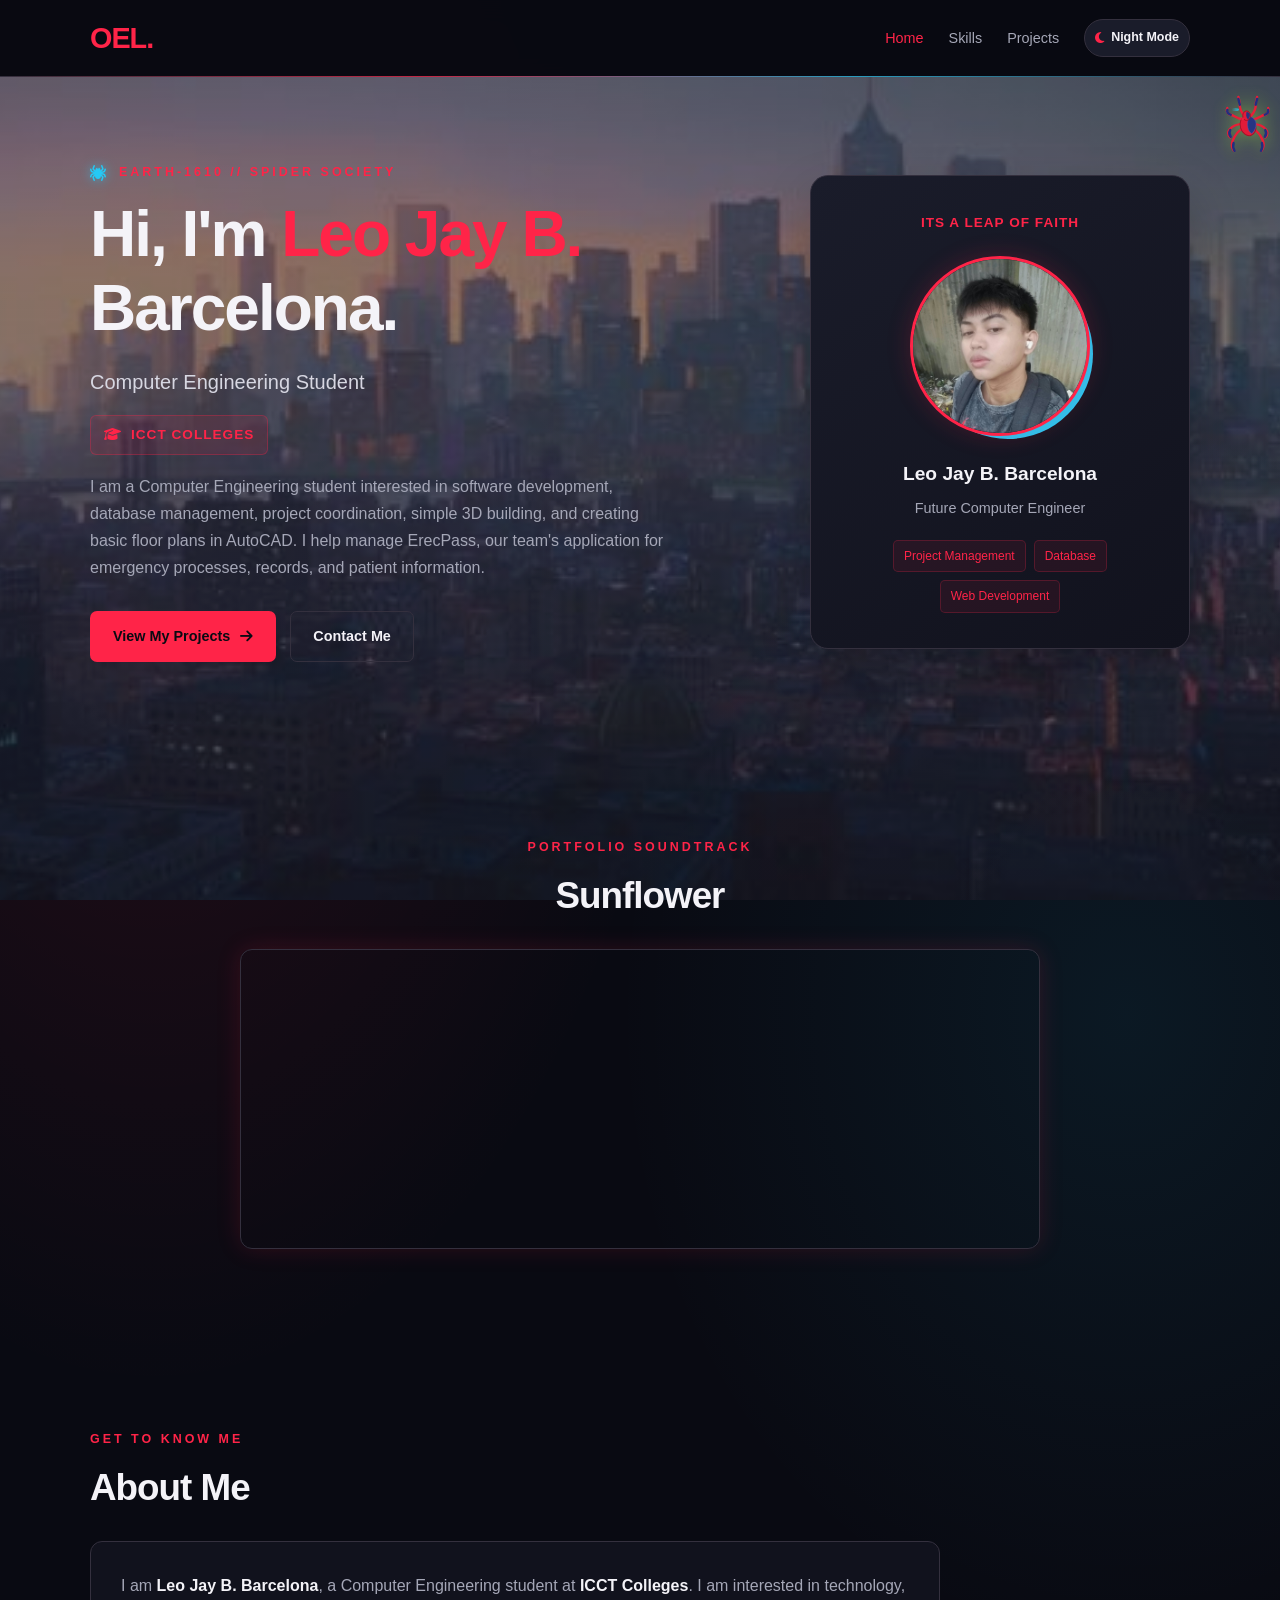
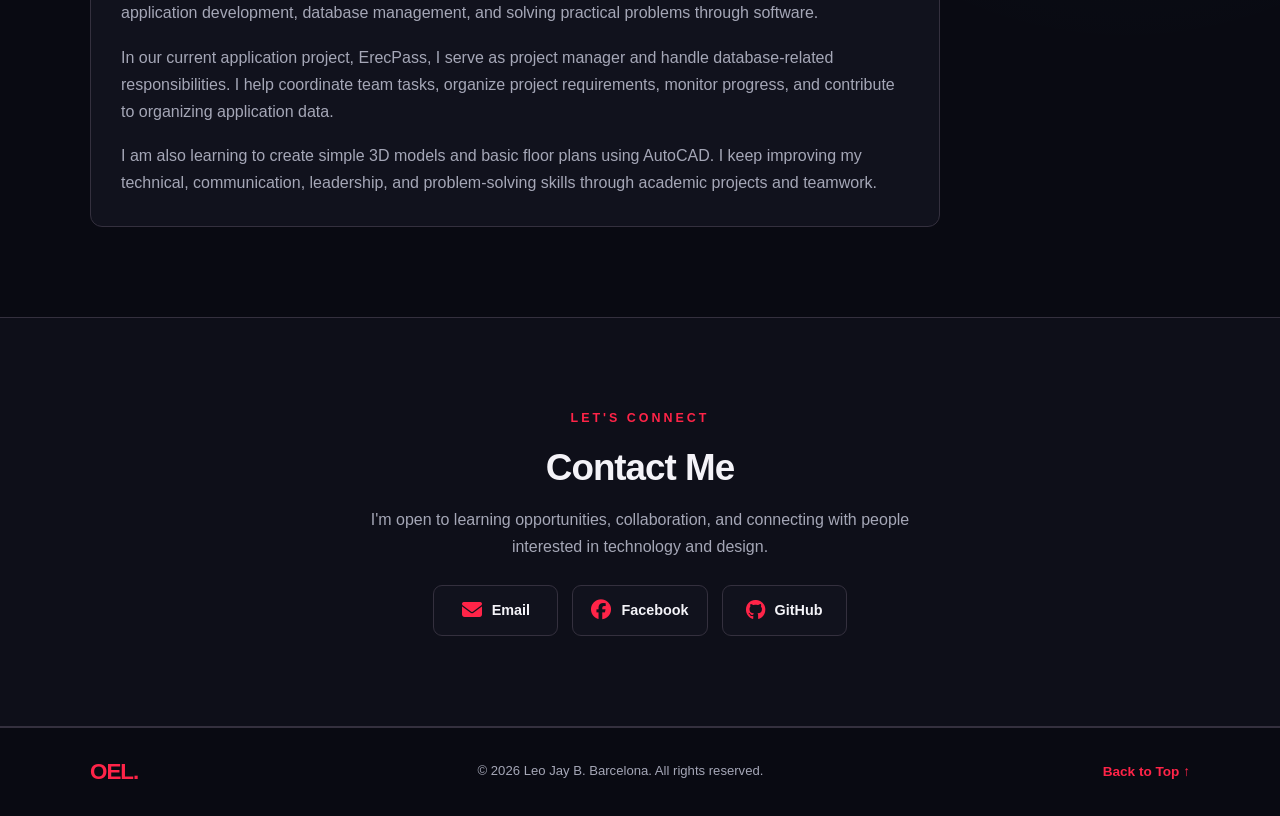
<file: index.html>
<!DOCTYPE html>
<html lang="en">
<head>
    <meta charset="UTF-8">
    <meta name="viewport" content="width=device-width, initial-scale=1.0">
    <meta name="description"
          content="Portfolio of Leo Jay B. Barcelona, Computer Engineering student at ICCT Colleges.">
    <title>Leo Jay B. Barcelona | Portfolio</title>
    <link rel="stylesheet" href="style.css">
    <link rel="stylesheet"
          href="https://cdnjs.cloudflare.com/ajax/libs/font-awesome/6.7.2/css/all.min.css">
</head>
<body>
    <header>
        <nav class="navbar container">
            <a href="index.html" class="logo"><span class="brand-name">OEL</span><span>.</span></a>
            <ul class="nav-links">
                <li><a href="index.html" aria-current="page">Home</a></li>
                <li><a href="skills.html">Skills</a></li>
                <li><a href="projects.html">Projects</a></li>
                <li>
                    <button type="button" class="theme-toggle" aria-pressed="false">
                        <i class="fa-solid fa-moon" aria-hidden="true"></i>
                        <span>Night Mode</span>
                    </button>
                </li>
            </ul>
        </nav>
    </header>

    <div class="scrolling-spider" id="scrolling-spider" aria-hidden="true">
        <svg viewBox="0 0 100 150">
            <g class="spider-figure">
                <g class="spider-glitch">
                    <g class="spider-legs">
                        <g class="spider-leg spider-leg-left spider-leg-1">
                            <path class="spider-limb" d="M42 61C29 54 23 44 19 34c-3-8-2-15 3-21"/>
                            <path class="spider-leg-band" d="M21 29c-2-6-1-11 2-16"/>
                        </g>
                        <g class="spider-leg spider-leg-left spider-leg-2">
                            <path class="spider-limb" d="M39 69c-12-1-20-4-26-11-5-6-4-12 1-17"/>
                            <path class="spider-leg-band" d="M14 56c-3-5-2-10 1-14"/>
                        </g>
                        <g class="spider-leg spider-leg-left spider-leg-3">
                            <path class="spider-limb" d="M39 78c-12 3-18 9-24 10-7 2-10 8-7 14"/>
                            <path class="spider-leg-band" d="M15 88c-5 2-8 6-7 10"/>
                        </g>
                        <g class="spider-leg spider-leg-left spider-leg-4">
                            <path class="spider-limb" d="M44 85c-8 9-11 17-10 26l-3 14"/>
                            <path class="spider-leg-band" d="M34 109l-3 12"/>
                        </g>
                        <g class="spider-leg spider-leg-right spider-leg-1">
                            <path class="spider-limb" d="M59 61c13-7 19-17 23-27 3-8 2-15-3-21"/>
                            <path class="spider-leg-band" d="M80 29c2-6 1-11-2-16"/>
                        </g>
                        <g class="spider-leg spider-leg-right spider-leg-2">
                            <path class="spider-limb" d="M62 69c12-1 20-4 26-11 5-6 4-12-1-17"/>
                            <path class="spider-leg-band" d="M87 56c3-5 2-10-1-14"/>
                        </g>
                        <g class="spider-leg spider-leg-right spider-leg-3">
                            <path class="spider-limb" d="M62 78c12 3 18 9 24 10 7 2 10 8 7 14"/>
                            <path class="spider-leg-band" d="M86 88c5 2 8 6 7 10"/>
                        </g>
                        <g class="spider-leg spider-leg-right spider-leg-4">
                            <path class="spider-limb" d="M57 85c8 9 11 17 10 26l3 14"/>
                            <path class="spider-leg-band" d="M67 109l3 12"/>
                        </g>
                    </g>
                    <ellipse class="spider-abdomen" cx="50" cy="65" rx="16" ry="21"
                             transform="rotate(-17 50 65)"/>
                    <path class="spider-abdomen-shine"
                          d="M42 49c-7 6-10 16-8 25 4 7 9 10 14 11 2-8 4-16 2-24-1-6-4-10-8-12Z"/>
                    <ellipse class="spider-head" cx="53" cy="86" rx="8" ry="10"/>
                    <path class="spider-head-shine" d="M50 78c-4 4-5 9-3 13 2 2 4 3 6 3 1-5 2-10-3-16Z"/>
                </g>
            </g>
        </svg>
    </div>

    <main>
        <section id="home" class="hero container">
            <div class="hero-content">
                <p class="eyebrow hero-eyebrow">
                    <i class="fa-solid fa-spider" aria-hidden="true"></i>
                    <span class="universe-label" data-day-label="EARTH-1610 // SPIDER SOCIETY"
                          data-night-label="EARTH-1610 // SPIDER SOCIETY">
                        EARTH-928 // SPIDER SOCIETY
                    </span>
                </p>
                <h1>Hi, I'm <span class="name-glitch">
                    <span class="glitch-word">Leo</span>
                    <span class="glitch-word">Jay</span>
                    <span class="glitch-word">B.</span>
                </span><br>Barcelona.</h1>
                <h2>Computer Engineering Student</h2>
                <p class="school-name">
                    <i class="fa-solid fa-graduation-cap" aria-hidden="true"></i>
                    ICCT COLLEGES
                </p>
                <p class="hero-description">
                    I am a Computer Engineering student interested in software
                    development, database management, project coordination,
                    simple 3D building, and creating basic floor plans in AutoCAD.
                    I help manage ErecPass, our team's application for emergency
                    processes, records, and patient information.
                </p>
                <div class="hero-buttons">
                    <a href="projects.html" class="btn btn-primary">
                        View My Projects
                        <i class="fa-solid fa-arrow-right" aria-hidden="true"></i>
                    </a>
                    <a href="#contact" class="btn btn-outline">Contact Me</a>
                </div>
            </div>
            <div class="hero-card">
                <blockquote class="profile-quote">ITS A LEAP OF FAITH</blockquote>
                <div class="profile-photo">
                    <img src="profile.jpg" data-day-src="profile.jpg"
                         data-night-src="assets/night-mode-profile.png"
                         alt="Leo Jay B. Barcelona">
                    <img class="profile-glitch-image" src="assets/night-mode-profile.png"
                         data-day-src="assets/night-mode-profile.png"
                         data-night-src="profile.jpg"
                         alt="" aria-hidden="true">
                </div>
                <h3>Leo Jay B. Barcelona</h3>
                <p>Future Computer Engineer</p>
                <div class="tag-list">
                    <span>Project Management</span>
                    <span>Database</span>
                    <span>Web Development</span>
                </div>
            </div>
        </section>

        <section class="section container soundtrack-section"
                 aria-labelledby="soundtrack-title">
            <p class="eyebrow">PORTFOLIO SOUNDTRACK</p>
            <h2 id="soundtrack-title" class="section-title">Sunflower</h2>
            <div class="soundtrack-player">
                <iframe
                    src="https://w.soundcloud.com/player/?visual=true&amp;url=https%3A%2F%2Fapi.soundcloud.com%2Ftracks%2F516180894&amp;show_artwork=true"
                    title="Sunflower (Spider-Man: Into the Spider-Verse) by Post Malone on SoundCloud"
                    referrerpolicy="strict-origin-when-cross-origin"
                    allow="autoplay; encrypted-media">
                </iframe>
            </div>
        </section>

        <section id="about" class="section container">
            <p class="eyebrow">GET TO KNOW ME</p>
            <h2 class="section-title">About Me</h2>
            <div class="about-card">
                <p>
                    I am <strong>Leo Jay B. Barcelona</strong>, a Computer
                    Engineering student at <strong>ICCT Colleges</strong>. I am
                    interested in technology, application development, database
                    management, and solving practical problems through software.
                </p>
                <p>
                    In our current application project, ErecPass, I serve as
                    project manager and handle database-related responsibilities.
                    I help coordinate team tasks, organize project requirements,
                    monitor progress, and contribute to organizing application data.
                </p>
                <p>
                    I am also learning to create simple 3D models and basic
                    floor plans using AutoCAD. I keep improving my technical,
                    communication, leadership, and problem-solving skills
                    through academic projects and teamwork.
                </p>
            </div>
        </section>

        <section id="contact" class="section section-alt">
            <div class="container contact-content">
                <p class="eyebrow">LET'S CONNECT</p>
                <h2 class="section-title">Contact Me</h2>
                <p class="contact-description">
                    I'm open to learning opportunities, collaboration, and
                    connecting with people interested in technology and design.
                </p>
                <div class="social-links">
                    <a href="mailto:yanojay44@gmail.com" class="social-link"
                       aria-label="Send Leo Jay an email">
                        <i class="fa-solid fa-envelope" aria-hidden="true"></i>
                        <span>Email</span>
                    </a>
                    <a href="https://www.facebook.com/leo.jay.14773/"
                       target="_blank" rel="noopener noreferrer" class="social-link"
                       aria-label="Visit Facebook profile">
                        <i class="fa-brands fa-facebook" aria-hidden="true"></i>
                        <span>Facebook</span>
                    </a>
                    <a href="https://github.com/Leo-jay-pogi"
                       target="_blank" rel="noopener noreferrer" class="social-link"
                       aria-label="Visit GitHub profile">
                        <i class="fa-brands fa-github" aria-hidden="true"></i>
                        <span>GitHub</span>
                    </a>
                </div>
            </div>
        </section>
    </main>

    <footer>
        <div class="container footer-content">
            <a href="index.html" class="footer-logo"><span class="brand-name">OEL</span><span>.</span></a>
            <p>© 2026 Leo Jay B. Barcelona. All rights reserved.</p>
            <a href="#home" class="back-to-top">Back to Top ↑</a>
        </div>
    </footer>
    <script src="https://w.soundcloud.com/player/api.js"></script>
    <script src="theme.js"></script>
    <script src="spider.js"></script>
</body>
</html>
</file>
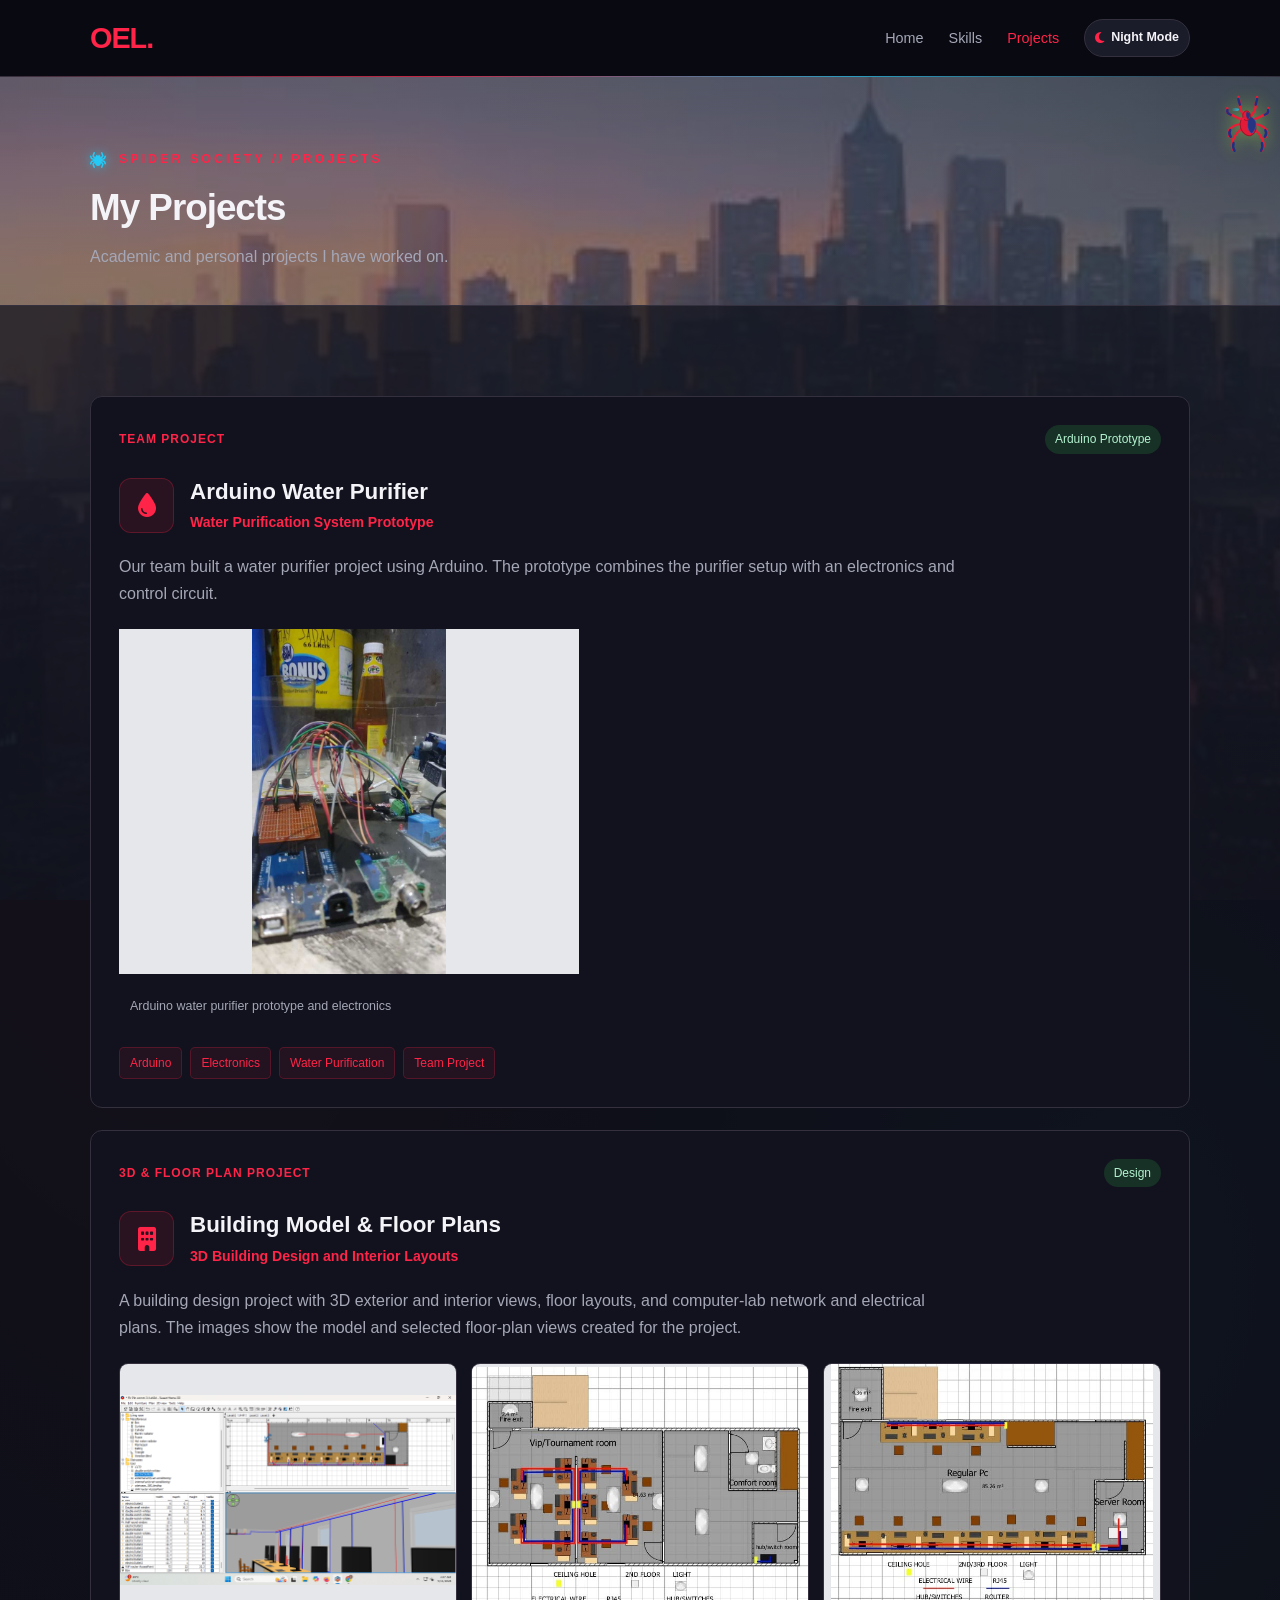
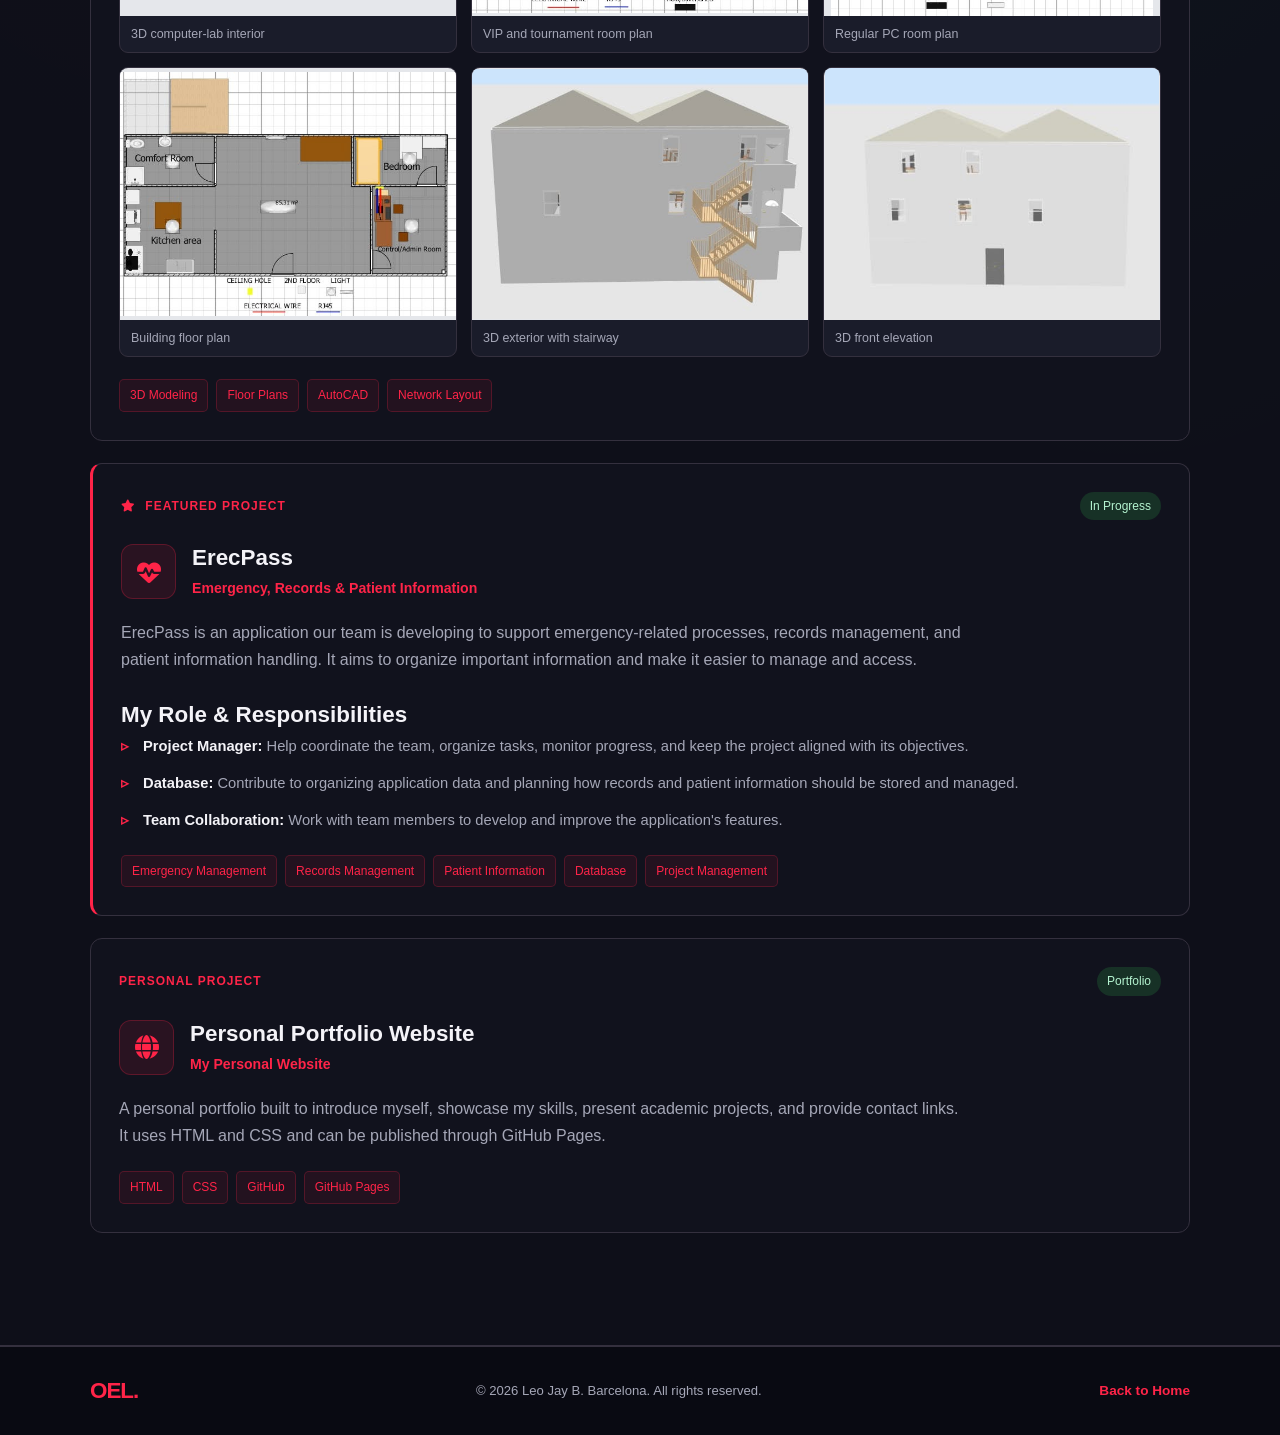
<file: projects.html>
<!DOCTYPE html>
<html lang="en">
<head>
    <meta charset="UTF-8">
    <meta name="viewport" content="width=device-width, initial-scale=1.0">
    <meta name="description" content="Projects by Leo Jay B. Barcelona.">
    <title>Leo Jay B. Barcelona | Projects</title>
    <link rel="stylesheet" href="style.css">
    <link rel="stylesheet"
          href="https://cdnjs.cloudflare.com/ajax/libs/font-awesome/6.7.2/css/all.min.css">
</head>
<body>
    <header>
        <nav class="navbar container">
            <a href="index.html" class="logo"><span class="brand-name">OEL</span><span>.</span></a>
            <ul class="nav-links">
                <li><a href="index.html">Home</a></li>
                <li><a href="skills.html">Skills</a></li>
                <li><a href="projects.html" aria-current="page">Projects</a></li>
                <li>
                    <button type="button" class="theme-toggle" aria-pressed="false">
                        <i class="fa-solid fa-moon" aria-hidden="true"></i>
                        <span>Night Mode</span>
                    </button>
                </li>
            </ul>
        </nav>
    </header>
    <div class="scrolling-spider" id="scrolling-spider" aria-hidden="true">
        <svg viewBox="0 0 100 150">
            <g class="spider-figure">
                <g class="spider-glitch">
                    <g class="spider-legs">
                        <g class="spider-leg spider-leg-left spider-leg-1">
                            <path class="spider-limb" d="M42 61C29 54 23 44 19 34c-3-8-2-15 3-21"/>
                            <path class="spider-leg-band" d="M21 29c-2-6-1-11 2-16"/>
                        </g>
                        <g class="spider-leg spider-leg-left spider-leg-2">
                            <path class="spider-limb" d="M39 69c-12-1-20-4-26-11-5-6-4-12 1-17"/>
                            <path class="spider-leg-band" d="M14 56c-3-5-2-10 1-14"/>
                        </g>
                        <g class="spider-leg spider-leg-left spider-leg-3">
                            <path class="spider-limb" d="M39 78c-12 3-18 9-24 10-7 2-10 8-7 14"/>
                            <path class="spider-leg-band" d="M15 88c-5 2-8 6-7 10"/>
                        </g>
                        <g class="spider-leg spider-leg-left spider-leg-4">
                            <path class="spider-limb" d="M44 85c-8 9-11 17-10 26l-3 14"/>
                            <path class="spider-leg-band" d="M34 109l-3 12"/>
                        </g>
                        <g class="spider-leg spider-leg-right spider-leg-1">
                            <path class="spider-limb" d="M59 61c13-7 19-17 23-27 3-8 2-15-3-21"/>
                            <path class="spider-leg-band" d="M80 29c2-6 1-11-2-16"/>
                        </g>
                        <g class="spider-leg spider-leg-right spider-leg-2">
                            <path class="spider-limb" d="M62 69c12-1 20-4 26-11 5-6 4-12-1-17"/>
                            <path class="spider-leg-band" d="M87 56c3-5 2-10-1-14"/>
                        </g>
                        <g class="spider-leg spider-leg-right spider-leg-3">
                            <path class="spider-limb" d="M62 78c12 3 18 9 24 10 7 2 10 8 7 14"/>
                            <path class="spider-leg-band" d="M86 88c5 2 8 6 7 10"/>
                        </g>
                        <g class="spider-leg spider-leg-right spider-leg-4">
                            <path class="spider-limb" d="M57 85c8 9 11 17 10 26l3 14"/>
                            <path class="spider-leg-band" d="M67 109l3 12"/>
                        </g>
                    </g>
                    <ellipse class="spider-abdomen" cx="50" cy="65" rx="16" ry="21"
                             transform="rotate(-17 50 65)"/>
                    <path class="spider-abdomen-shine"
                          d="M42 49c-7 6-10 16-8 25 4 7 9 10 14 11 2-8 4-16 2-24-1-6-4-10-8-12Z"/>
                    <ellipse class="spider-head" cx="53" cy="86" rx="8" ry="10"/>
                    <path class="spider-head-shine" d="M50 78c-4 4-5 9-3 13 2 2 4 3 6 3 1-5 2-10-3-16Z"/>
                </g>
            </g>
        </svg>
    </div>
    <main>
        <section class="page-hero container">
            <p class="eyebrow hero-eyebrow">
                <i class="fa-solid fa-spider" aria-hidden="true"></i>
                SPIDER SOCIETY // PROJECTS
            </p>
            <h1 class="section-title">My Projects</h1>
            <p class="section-description">
                Academic and personal projects I have worked on.
            </p>
        </section>
        <section class="section section-alt">
            <div class="container">
                <article class="project-card">
                    <div class="project-top">
                        <span class="project-label">TEAM PROJECT</span>
                        <span class="project-status">Arduino Prototype</span>
                    </div>
                    <div class="project-heading">
                        <div class="project-main-icon">
                            <i class="fa-solid fa-droplet" aria-hidden="true"></i>
                        </div>
                        <div>
                            <h2>Arduino Water Purifier</h2>
                            <p class="project-subtitle">Water Purification System Prototype</p>
                        </div>
                    </div>
                    <p>
                        Our team built a water purifier project using Arduino.
                        The prototype combines the purifier setup with an
                        electronics and control circuit.
                    </p>
                    <figure class="project-gallery project-gallery-single">
                        <img src="assets/arduino-water-purifier.jpg"
                             alt="Arduino water purifier prototype with its circuit and control components"
                             loading="lazy">
                        <figcaption>Arduino water purifier prototype and electronics</figcaption>
                    </figure>
                    <div class="tag-list project-tags">
                        <span>Arduino</span>
                        <span>Electronics</span>
                        <span>Water Purification</span>
                        <span>Team Project</span>
                    </div>
                </article>

                <article class="project-card">
                    <div class="project-top">
                        <span class="project-label">3D &amp; FLOOR PLAN PROJECT</span>
                        <span class="project-status">Design</span>
                    </div>
                    <div class="project-heading">
                        <div class="project-main-icon">
                            <i class="fa-solid fa-building" aria-hidden="true"></i>
                        </div>
                        <div>
                            <h2>Building Model &amp; Floor Plans</h2>
                            <p class="project-subtitle">3D Building Design and Interior Layouts</p>
                        </div>
                    </div>
                    <p>
                        A building design project with 3D exterior and interior
                        views, floor layouts, and computer-lab network and
                        electrical plans. The images show the model and selected
                        floor-plan views created for the project.
                    </p>
                    <div class="project-gallery">
                        <figure>
                            <img src="assets/network-lab-3d-interior.png"
                                 alt="3D interior and computer desk layout for a network lab"
                                 loading="lazy">
                            <figcaption>3D computer-lab interior</figcaption>
                        </figure>
                        <figure>
                            <img src="assets/network-lab-vip-floor-plan.jpg"
                                 alt="VIP and tournament room floor plan with electrical and network routes"
                                 loading="lazy">
                            <figcaption>VIP and tournament room plan</figcaption>
                        </figure>
                        <figure>
                            <img src="assets/network-lab-regular-pc-floor-plan.jpg"
                                 alt="Regular PC room floor plan with electrical and network routes"
                                 loading="lazy">
                            <figcaption>Regular PC room plan</figcaption>
                        </figure>
                        <figure>
                            <img src="assets/building-floor-plan.jpg"
                                 alt="Building floor plan with comfort room, kitchen, bedroom, and control room"
                                 loading="lazy">
                            <figcaption>Building floor plan</figcaption>
                        </figure>
                        <figure>
                            <img src="assets/building-3d-stair-render.jpg"
                                 alt="3D exterior building model showing the stairway and balconies"
                                 loading="lazy">
                            <figcaption>3D exterior with stairway</figcaption>
                        </figure>
                        <figure>
                            <img src="assets/building-3d-front-render.jpg"
                                 alt="Front view of a simple 3D building model"
                                 loading="lazy">
                            <figcaption>3D front elevation</figcaption>
                        </figure>
                    </div>
                    <div class="tag-list project-tags">
                        <span>3D Modeling</span>
                        <span>Floor Plans</span>
                        <span>AutoCAD</span>
                        <span>Network Layout</span>
                    </div>
                </article>

                <article class="project-card erecpass-card">
                    <div class="project-top">
                        <span class="project-label">
                            <i class="fa-solid fa-star" aria-hidden="true"></i>
                            FEATURED PROJECT
                        </span>
                        <span class="project-status">In Progress</span>
                    </div>
                    <div class="project-heading">
                        <div class="project-main-icon">
                            <i class="fa-solid fa-heart-pulse" aria-hidden="true"></i>
                        </div>
                        <div>
                            <h2>ErecPass</h2>
                            <p class="project-subtitle">Emergency, Records &amp; Patient Information</p>
                        </div>
                    </div>
                    <p>
                        ErecPass is an application our team is developing to
                        support emergency-related processes, records management,
                        and patient information handling. It aims to organize
                        important information and make it easier to manage and access.
                    </p>
                    <h3 class="project-responsibilities-title">My Role &amp; Responsibilities</h3>
                    <ul class="project-responsibilities">
                        <li><strong>Project Manager:</strong> Help coordinate the team, organize tasks, monitor progress, and keep the project aligned with its objectives.</li>
                        <li><strong>Database:</strong> Contribute to organizing application data and planning how records and patient information should be stored and managed.</li>
                        <li><strong>Team Collaboration:</strong> Work with team members to develop and improve the application's features.</li>
                    </ul>
                    <div class="tag-list project-tags">
                        <span>Emergency Management</span>
                        <span>Records Management</span>
                        <span>Patient Information</span>
                        <span>Database</span>
                        <span>Project Management</span>
                    </div>
                </article>
                <article class="project-card">
                    <div class="project-top">
                        <span class="project-label">PERSONAL PROJECT</span>
                        <span class="project-status">Portfolio</span>
                    </div>
                    <div class="project-heading">
                        <div class="project-main-icon">
                            <i class="fa-solid fa-globe" aria-hidden="true"></i>
                        </div>
                        <div>
                            <h2>Personal Portfolio Website</h2>
                            <p class="project-subtitle">My Personal Website</p>
                        </div>
                    </div>
                    <p>
                        A personal portfolio built to introduce myself, showcase
                        my skills, present academic projects, and provide contact
                        links. It uses HTML and CSS and can be published through
                        GitHub Pages.
                    </p>
                    <div class="tag-list project-tags">
                        <span>HTML</span>
                        <span>CSS</span>
                        <span>GitHub</span>
                        <span>GitHub Pages</span>
                    </div>
                </article>
            </div>
        </section>
    </main>
    <footer>
        <div class="container footer-content">
            <a href="index.html" class="footer-logo"><span class="brand-name">OEL</span><span>.</span></a>
            <p>© 2026 Leo Jay B. Barcelona. All rights reserved.</p>
            <a href="index.html" class="back-to-top">Back to Home</a>
        </div>
    </footer>
    <script src="theme.js"></script>
    <script src="spider.js"></script>
</body>
</html>
</file>
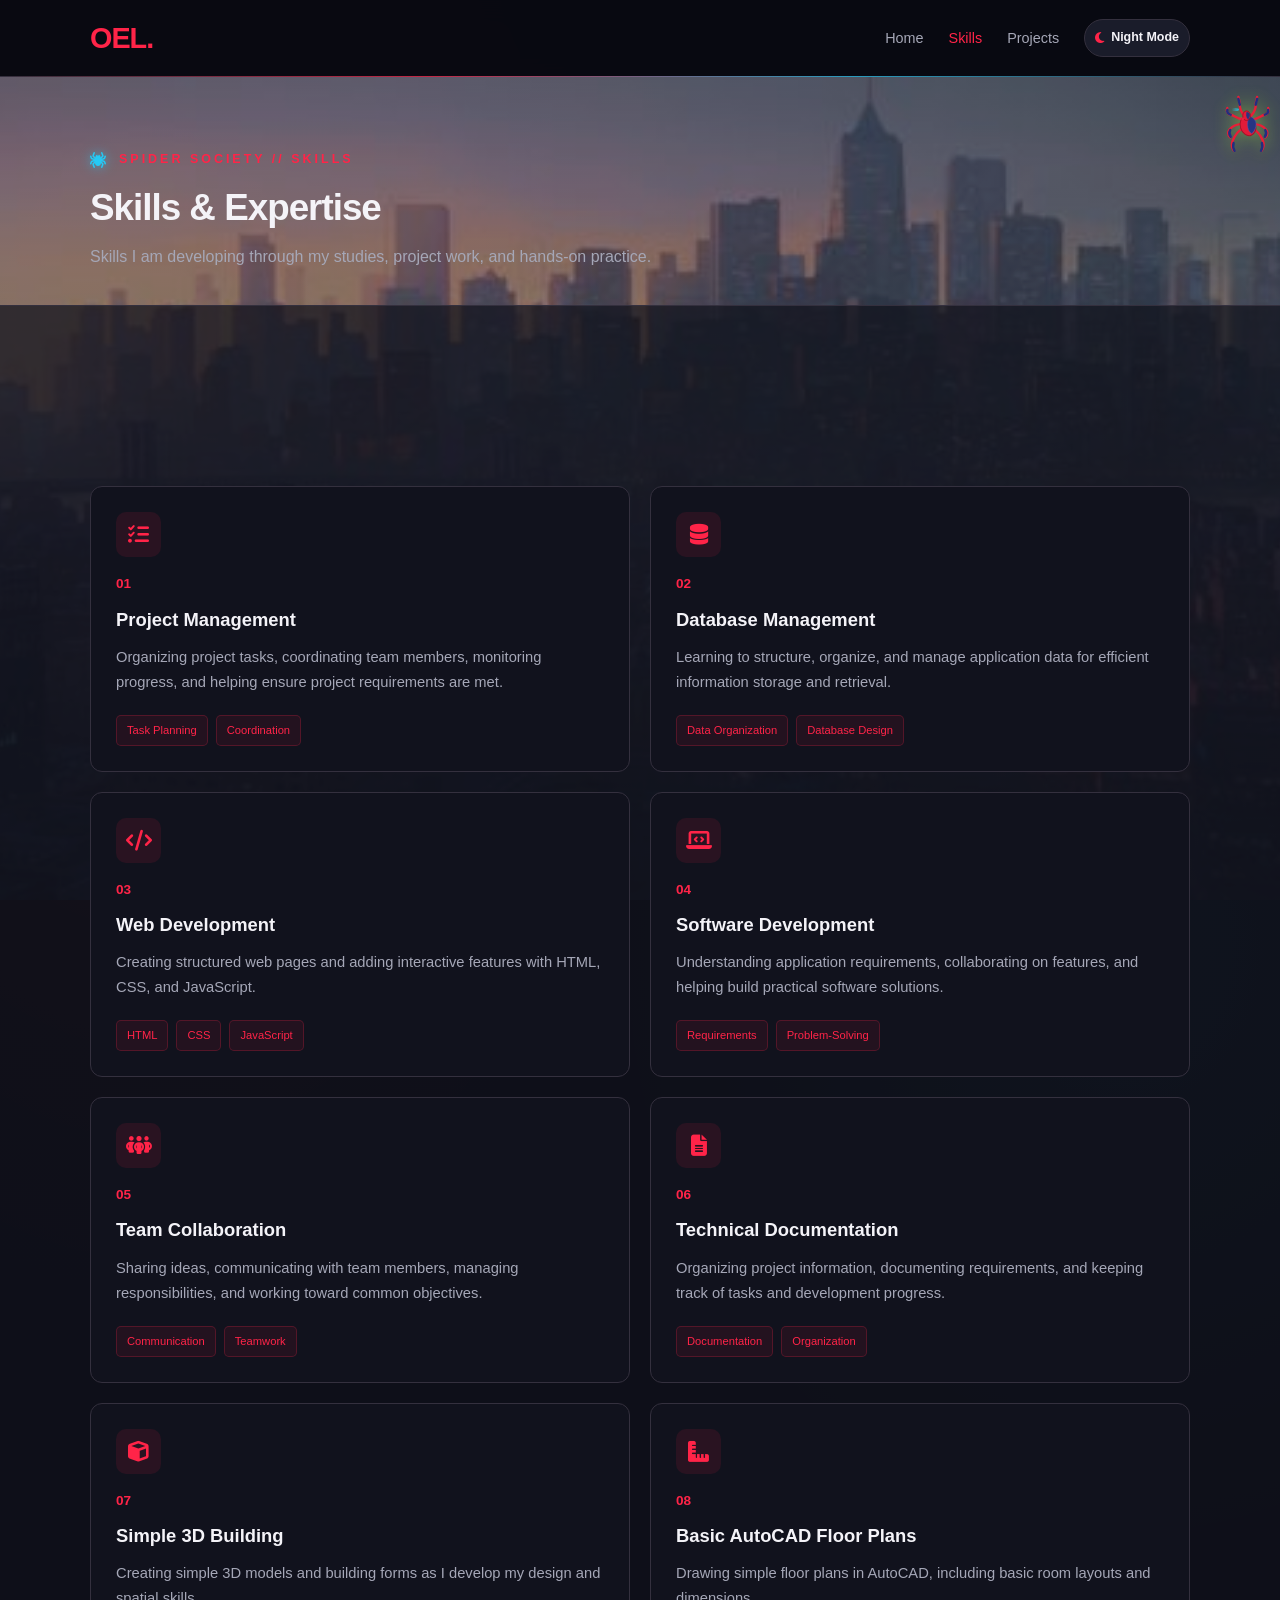
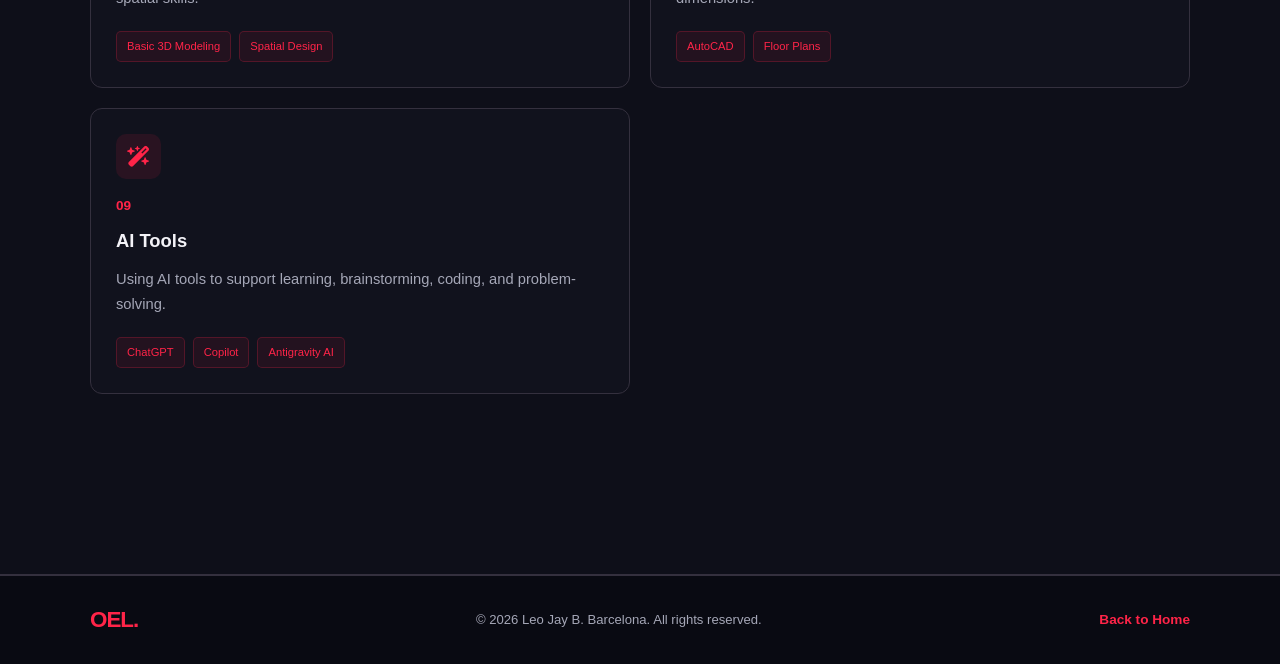
<file: skills.html>
<!DOCTYPE html>
<html lang="en">
<head>
    <meta charset="UTF-8">
    <meta name="viewport" content="width=device-width, initial-scale=1.0">
    <meta name="description" content="Skills and areas of expertise of Leo Jay B. Barcelona.">
    <title>Leo Jay B. Barcelona | Skills</title>
    <link rel="stylesheet" href="style.css">
    <link rel="stylesheet"
          href="https://cdnjs.cloudflare.com/ajax/libs/font-awesome/6.7.2/css/all.min.css">
</head>
<body>
    <header>
        <nav class="navbar container">
            <a href="index.html" class="logo"><span class="brand-name">OEL</span><span>.</span></a>
            <ul class="nav-links">
                <li><a href="index.html">Home</a></li>
                <li><a href="skills.html" aria-current="page">Skills</a></li>
                <li><a href="projects.html">Projects</a></li>
                <li>
                    <button type="button" class="theme-toggle" aria-pressed="false">
                        <i class="fa-solid fa-moon" aria-hidden="true"></i>
                        <span>Night Mode</span>
                    </button>
                </li>
            </ul>
        </nav>
    </header>
    <div class="scrolling-spider" id="scrolling-spider" aria-hidden="true">
        <svg viewBox="0 0 100 150">
            <g class="spider-figure">
                <g class="spider-glitch">
                    <g class="spider-legs">
                        <g class="spider-leg spider-leg-left spider-leg-1">
                            <path class="spider-limb" d="M42 61C29 54 23 44 19 34c-3-8-2-15 3-21"/>
                            <path class="spider-leg-band" d="M21 29c-2-6-1-11 2-16"/>
                        </g>
                        <g class="spider-leg spider-leg-left spider-leg-2">
                            <path class="spider-limb" d="M39 69c-12-1-20-4-26-11-5-6-4-12 1-17"/>
                            <path class="spider-leg-band" d="M14 56c-3-5-2-10 1-14"/>
                        </g>
                        <g class="spider-leg spider-leg-left spider-leg-3">
                            <path class="spider-limb" d="M39 78c-12 3-18 9-24 10-7 2-10 8-7 14"/>
                            <path class="spider-leg-band" d="M15 88c-5 2-8 6-7 10"/>
                        </g>
                        <g class="spider-leg spider-leg-left spider-leg-4">
                            <path class="spider-limb" d="M44 85c-8 9-11 17-10 26l-3 14"/>
                            <path class="spider-leg-band" d="M34 109l-3 12"/>
                        </g>
                        <g class="spider-leg spider-leg-right spider-leg-1">
                            <path class="spider-limb" d="M59 61c13-7 19-17 23-27 3-8 2-15-3-21"/>
                            <path class="spider-leg-band" d="M80 29c2-6 1-11-2-16"/>
                        </g>
                        <g class="spider-leg spider-leg-right spider-leg-2">
                            <path class="spider-limb" d="M62 69c12-1 20-4 26-11 5-6 4-12-1-17"/>
                            <path class="spider-leg-band" d="M87 56c3-5 2-10-1-14"/>
                        </g>
                        <g class="spider-leg spider-leg-right spider-leg-3">
                            <path class="spider-limb" d="M62 78c12 3 18 9 24 10 7 2 10 8 7 14"/>
                            <path class="spider-leg-band" d="M86 88c5 2 8 6 7 10"/>
                        </g>
                        <g class="spider-leg spider-leg-right spider-leg-4">
                            <path class="spider-limb" d="M57 85c8 9 11 17 10 26l3 14"/>
                            <path class="spider-leg-band" d="M67 109l3 12"/>
                        </g>
                    </g>
                    <ellipse class="spider-abdomen" cx="50" cy="65" rx="16" ry="21"
                             transform="rotate(-17 50 65)"/>
                    <path class="spider-abdomen-shine"
                          d="M42 49c-7 6-10 16-8 25 4 7 9 10 14 11 2-8 4-16 2-24-1-6-4-10-8-12Z"/>
                    <ellipse class="spider-head" cx="53" cy="86" rx="8" ry="10"/>
                    <path class="spider-head-shine" d="M50 78c-4 4-5 9-3 13 2 2 4 3 6 3 1-5 2-10-3-16Z"/>
                </g>
            </g>
        </svg>
    </div>
    <main>
        <section class="page-hero container">
            <p class="eyebrow hero-eyebrow">
                <i class="fa-solid fa-spider" aria-hidden="true"></i>
                SPIDER SOCIETY // SKILLS
            </p>
            <h1 class="section-title">Skills &amp; Expertise</h1>
            <p class="section-description">
                Skills I am developing through my studies, project work,
                and hands-on practice.
            </p>
        </section>
        <section class="section section-alt">
            <div class="container skills-grid">
                <article class="skill-card">
                    <div class="skill-icon"><i class="fa-solid fa-list-check" aria-hidden="true"></i></div>
                    <div class="skill-number">01</div>
                    <h2>Project Management</h2>
                    <p>Organizing project tasks, coordinating team members, monitoring progress, and helping ensure project requirements are met.</p>
                    <div class="tag-list"><span>Task Planning</span><span>Coordination</span></div>
                </article>
                <article class="skill-card">
                    <div class="skill-icon"><i class="fa-solid fa-database" aria-hidden="true"></i></div>
                    <div class="skill-number">02</div>
                    <h2>Database Management</h2>
                    <p>Learning to structure, organize, and manage application data for efficient information storage and retrieval.</p>
                    <div class="tag-list"><span>Data Organization</span><span>Database Design</span></div>
                </article>
                <article class="skill-card">
                    <div class="skill-icon"><i class="fa-solid fa-code" aria-hidden="true"></i></div>
                    <div class="skill-number">03</div>
                    <h2>Web Development</h2>
                    <p>Creating structured web pages and adding interactive features with HTML, CSS, and JavaScript.</p>
                    <div class="tag-list"><span>HTML</span><span>CSS</span><span>JavaScript</span></div>
                </article>
                <article class="skill-card">
                    <div class="skill-icon"><i class="fa-solid fa-laptop-code" aria-hidden="true"></i></div>
                    <div class="skill-number">04</div>
                    <h2>Software Development</h2>
                    <p>Understanding application requirements, collaborating on features, and helping build practical software solutions.</p>
                    <div class="tag-list"><span>Requirements</span><span>Problem-Solving</span></div>
                </article>
                <article class="skill-card">
                    <div class="skill-icon"><i class="fa-solid fa-people-group" aria-hidden="true"></i></div>
                    <div class="skill-number">05</div>
                    <h2>Team Collaboration</h2>
                    <p>Sharing ideas, communicating with team members, managing responsibilities, and working toward common objectives.</p>
                    <div class="tag-list"><span>Communication</span><span>Teamwork</span></div>
                </article>
                <article class="skill-card">
                    <div class="skill-icon"><i class="fa-solid fa-file-lines" aria-hidden="true"></i></div>
                    <div class="skill-number">06</div>
                    <h2>Technical Documentation</h2>
                    <p>Organizing project information, documenting requirements, and keeping track of tasks and development progress.</p>
                    <div class="tag-list"><span>Documentation</span><span>Organization</span></div>
                </article>
                <article class="skill-card">
                    <div class="skill-icon"><i class="fa-solid fa-cube" aria-hidden="true"></i></div>
                    <div class="skill-number">07</div>
                    <h2>Simple 3D Building</h2>
                    <p>Creating simple 3D models and building forms as I develop my design and spatial skills.</p>
                    <div class="tag-list"><span>Basic 3D Modeling</span><span>Spatial Design</span></div>
                </article>
                <article class="skill-card">
                    <div class="skill-icon"><i class="fa-solid fa-ruler-combined" aria-hidden="true"></i></div>
                    <div class="skill-number">08</div>
                    <h2>Basic AutoCAD Floor Plans</h2>
                    <p>Drawing simple floor plans in AutoCAD, including basic room layouts and dimensions.</p>
                    <div class="tag-list"><span>AutoCAD</span><span>Floor Plans</span></div>
                </article>
                <article class="skill-card">
                    <div class="skill-icon"><i class="fa-solid fa-wand-magic-sparkles" aria-hidden="true"></i></div>
                    <div class="skill-number">09</div>
                    <h2>AI Tools</h2>
                    <p>Using AI tools to support learning, brainstorming, coding, and problem-solving.</p>
                    <div class="tag-list"><span>ChatGPT</span><span>Copilot</span><span>Antigravity AI</span></div>
                </article>
            </div>
        </section>
    </main>
    <footer>
        <div class="container footer-content">
            <a href="index.html" class="footer-logo"><span class="brand-name">OEL</span><span>.</span></a>
            <p>© 2026 Leo Jay B. Barcelona. All rights reserved.</p>
            <a href="index.html" class="back-to-top">Back to Home</a>
        </div>
    </footer>
    <script src="theme.js"></script>
    <script src="spider.js"></script>
</body>
</html>
</file>
<file: style.css>
/* ========================================
   LEO JAY B. BARCELONA - PORTFOLIO
   Theme: Miguel O'Hara / Spider-Verse
   ======================================== */

/* ---------- COLOR VARIABLES ---------- */

:root {
    --background: #090a12;
    --surface: #11121d;
    --surface-light: #1a1c2a;
    --accent: #ff2448;
    --accent-hover: #ff526d;
    --accent-rgb: 255 36 72;
    --accent-cool: #25c9f5;
    --accent-cool-rgb: 37 201 245;
    --glitch-color: #b64cff;
    --radioactive: #b8ff2c;
    --radioactive-glow: rgba(184, 255, 44, 0.5);
    --text: #f4f3f8;
    --muted: #a5a7b7;
    --border: #34303e;
    --header-background: rgba(9, 10, 18, 0.94);
    --spider-cursor: url("assets/spider-cursor.svg") 16 16, auto;
    --success: #b4f3d0;
}

body.night-mode {
    --background: #090610;
    --surface: #130d1e;
    --surface-light: #20132f;
    --accent: #b64cff;
    --accent-hover: #d18aff;
    --accent-rgb: 182 76 255;
    --accent-cool: #f02bff;
    --accent-cool-rgb: 240 43 255;
    --glitch-color: #ff2448;
    --radioactive: #d58bff;
    --radioactive-glow: rgba(181, 66, 255, 0.6);
    --text: #f7efff;
    --muted: #b9a8c9;
    --border: #49315d;
    --header-background: rgba(9, 6, 16, 0.95);
    --spider-cursor: url("assets/spider-cursor-night.svg") 16 16, auto;
    --success: #e3c1ff;
}

/* ---------- RESET AND BASE STYLES ---------- */

* {
    margin: 0;
    padding: 0;
    box-sizing: border-box;
    cursor: var(--spider-cursor);
}

html {
    scroll-behavior: smooth;
    scroll-padding-top: 90px;
}

body {
    position: relative;
    isolation: isolate;
    font-family: Arial, Helvetica, sans-serif;
    background:
        radial-gradient(ellipse at 12% 18%, rgb(var(--accent-rgb) / 0.12), transparent 34rem),
        radial-gradient(ellipse at 88% 42%, rgb(var(--accent-cool-rgb) / 0.08), transparent 32rem),
        var(--background);
    color: var(--text);
    line-height: 1.7;
}

body::before {
    content: "";
    position: fixed;
    z-index: -1;
    inset: 76px 0 0;
    background:
        linear-gradient(rgba(9, 10, 18, 0.34), rgba(9, 10, 18, 0.5)),
        url("assets/day-mode-city.png") center / cover no-repeat;
    opacity: 0.9;
    pointer-events: none;
    transform-origin: center top;
    animation: city-drift 32s ease-in-out infinite alternate;
}

body.night-mode::before {
    background:
        linear-gradient(rgba(9, 6, 16, 0.2), rgba(9, 6, 16, 0.32)),
        url("assets/night-mode-city.png") center / cover no-repeat;
    opacity: 0.95;
    animation: city-drift 32s ease-in-out infinite alternate;
}

a {
    color: inherit;
    text-decoration: none;
}

img {
    max-width: 100%;
}

.container {
    width: min(1100px, 90%);
    margin: 0 auto;
}

section {
    scroll-margin-top: 85px;
}

::selection {
    background: var(--accent);
    color: var(--background);
}

/* ---------- NAVIGATION BAR ---------- */

header {
    position: sticky;
    top: 0;
    z-index: 100;
    background: var(--header-background);
    border-bottom: 1px solid var(--border);
    backdrop-filter: blur(12px);
}

header::after {
    content: "";
    position: absolute;
    right: 0;
    bottom: -1px;
    left: 0;
    height: 1px;
    background: linear-gradient(90deg, transparent, var(--accent), var(--accent-cool), transparent);
    opacity: 0.7;
}

.scrolling-spider {
    position: fixed;
    z-index: 90;
    top: var(--spider-start-position, 90px);
    right: 8px;
    width: 48px;
    color: var(--radioactive);
    opacity: 0.95;
    pointer-events: none;
    transform: translate3d(0, var(--spider-scroll-offset, 0), 0);
    filter: drop-shadow(0 0 8px var(--radioactive-glow));
}

.scrolling-spider::before,
.scrolling-spider::after {
    content: "";
    position: absolute;
    right: 33px;
    width: 38px;
    height: 3px;
    border-radius: 50%;
    opacity: 0;
    transform: scaleX(0.2);
    transform-origin: right center;
    background: linear-gradient(90deg, transparent, var(--accent-cool));
    pointer-events: none;
}

.scrolling-spider::before {
    top: 23px;
}

.scrolling-spider::after {
    top: 32px;
    right: 28px;
    width: 30px;
    background: linear-gradient(90deg, transparent, var(--accent));
}

.scrolling-spider.is-chasing::before,
.scrolling-spider.is-chasing::after {
    opacity: 0.9;
    animation: chase-trails 0.28s ease-out infinite alternate;
}

.scrolling-spider.is-chasing::after {
    animation-delay: 0.1s;
}

.scrolling-spider svg {
    display: block;
    width: 100%;
    overflow: visible;
}

.spider-figure {
    transform-box: view-box;
    transform-origin: 50px 75px;
    transform: rotate(0deg);
}

.scrolling-spider.is-facing-up .spider-figure {
    transform: rotate(180deg);
}

.spider-glitch {
    transform-box: fill-box;
    transform-origin: center;
    animation: spider-glitch 5s steps(1, end) infinite;
    animation-delay: 1.5s;
}

.spider-leg {
    transform-box: view-box;
}

.spider-limb {
    fill: none;
    stroke: #f21c36;
    stroke-width: 5;
    stroke-linecap: round;
    stroke-linejoin: round;
}

.spider-leg-band {
    fill: none;
    stroke: #202e83;
    stroke-width: 5;
    stroke-linecap: round;
    stroke-linejoin: round;
}

.spider-abdomen {
    fill: #ed1938;
    stroke: #aa1028;
    stroke-width: 2;
}

.spider-abdomen-shine {
    fill: #253486;
    stroke: #4357d1;
    stroke-width: 1;
    stroke-linejoin: round;
}

.spider-head {
    fill: #ed1938;
    stroke: #aa1028;
    stroke-width: 2;
}

.spider-head-shine {
    fill: #253486;
}

.scrolling-spider.is-crawling .spider-leg-left {
    animation: crawl-left 0.32s ease-in-out infinite alternate;
}

.scrolling-spider.is-crawling .spider-leg-right {
    animation: crawl-right 0.32s ease-in-out infinite alternate;
}

.scrolling-spider.is-crawling .spider-leg-left.spider-leg-1,
.scrolling-spider.is-crawling .spider-leg-left.spider-leg-3,
.scrolling-spider.is-crawling .spider-leg-right.spider-leg-2,
.scrolling-spider.is-crawling .spider-leg-right.spider-leg-4 {
    animation-delay: -0.16s;
}

.spider-leg-1 {
    transform-origin: 42px 61px;
}

.spider-leg-2 {
    transform-origin: 39px 69px;
}

.spider-leg-3 {
    transform-origin: 39px 78px;
}

.spider-leg-4 {
    transform-origin: 44px 85px;
}

.spider-leg-right.spider-leg-1 {
    transform-origin: 59px 61px;
}

.spider-leg-right.spider-leg-2 {
    transform-origin: 62px 69px;
}

.spider-leg-right.spider-leg-3 {
    transform-origin: 62px 78px;
}

.spider-leg-right.spider-leg-4 {
    transform-origin: 57px 85px;
}

.scrolling-spider.is-sliding.is-crawling .spider-leg {
    animation-direction: alternate-reverse;
}

.scrolling-spider.is-sliding::before,
.scrolling-spider.is-sliding::after {
    opacity: 0.7;
    animation: slide-trails 0.22s ease-in infinite alternate;
}

.scrolling-spider.is-sliding::after {
    animation-delay: 0.08s;
}

@keyframes chase-trails {
    to {
        opacity: 0.35;
        transform: scaleX(1);
    }
}

@keyframes slide-trails {
    to {
        opacity: 0.25;
        transform: scaleX(0.55);
    }
}

@keyframes crawl-left {
    to {
        transform: rotate(-17deg) translateY(-2px);
    }
}

@keyframes crawl-right {
    to {
        transform: rotate(17deg) translateY(-2px);
    }
}

.navbar {
    min-height: 76px;
    display: flex;
    align-items: center;
    justify-content: space-between;
    gap: 20px;
}

.logo,
.footer-logo {
    font-size: 1.8rem;
    font-weight: 800;
    letter-spacing: -1px;
}

.logo > span:last-child,
.footer-logo > span:last-child {
    color: var(--accent);
}

.nav-links {
    display: flex;
    align-items: center;
    flex-wrap: wrap;
    gap: 25px;
    list-style: none;
}

.nav-links a {
    color: var(--muted);
    font-size: 0.9rem;
    transition: color 0.3s ease;
}

.nav-links a:hover {
    color: var(--accent);
}

.nav-links a[aria-current="page"] {
    color: var(--accent);
}

.theme-toggle {
    display: inline-flex;
    align-items: center;
    gap: 7px;
    padding: 7px 10px;
    color: var(--text);
    background: var(--surface-light);
    border: 1px solid var(--border);
    border-radius: 999px;
    font: inherit;
    font-size: 0.78rem;
    font-weight: 700;
    white-space: nowrap;
    transition: color 0.2s ease, border-color 0.2s ease, background 0.2s ease;
}

.theme-toggle:hover {
    color: var(--accent-cool);
    border-color: var(--accent);
}

.theme-toggle i {
    color: var(--accent);
}

.brand-name {
    display: inline-block;
    color: var(--accent);
    animation: wordmark-glitch 5s steps(1, end) infinite;
    animation-delay: 2s;
}

.night-mode .brand-name {
    color: var(--accent);
}

/* ---------- HOME / HERO SECTION ---------- */

.hero {
    min-height: 590px;
    padding-top: 85px;
    padding-bottom: 85px;

    display: grid;
    grid-template-columns: 1.4fr 0.8fr;
    align-items: center;
    gap: 55px;
}

.page-hero {
    padding-top: 72px;
    padding-bottom: 35px;
}

.page-hero .section-title {
    margin-bottom: 12px;
}

.page-hero .section-description {
    margin: 0;
}

.eyebrow {
    color: var(--accent);
    font-size: 0.78rem;
    font-weight: 700;
    letter-spacing: 3px;
    margin-bottom: 15px;
}

.hero-eyebrow {
    display: flex;
    align-items: center;
    gap: 10px;
}

.hero-eyebrow i {
    color: var(--accent-cool);
    font-size: 1rem;
    text-shadow: 0 0 12px rgb(var(--accent-cool-rgb) / 0.65);
    animation: spider-signal 3.2s ease-in-out infinite;
}

.hero h1 {
    font-size: clamp(2.5rem, 5vw, 4.2rem);
    line-height: 1.15;
    letter-spacing: -2px;
    margin-bottom: 20px;
}

.name-glitch {
    white-space: nowrap;
}

.hero h1 .glitch-word {
    display: inline-block;
    color: var(--accent);
    animation: spider-glitch 5s steps(1, end) infinite;
}

.hero h1 .glitch-word:nth-child(2) {
    animation-delay: 0.5s;
}

.hero h1 .glitch-word:nth-child(3) {
    animation-delay: 1s;
}

.hero h2 {
    color: #d7d7e2;
    font-size: 1.25rem;
    font-weight: 500;
    margin-bottom: 12px;
}

.school-name {
    display: inline-flex;
    align-items: center;
    gap: 9px;

    margin: 4px 0 18px;
    padding: 7px 13px;

    color: var(--accent);
    background: rgb(var(--accent-rgb) / 0.1);
    border: 1px solid rgb(var(--accent-rgb) / 0.3);
    border-radius: 6px;

    font-size: 0.85rem;
    font-weight: 700;
    letter-spacing: 1px;
}

.hero-description {
    color: var(--muted);
    max-width: 590px;
    margin-bottom: 30px;
}

.hero-buttons {
    display: flex;
    flex-wrap: wrap;
    gap: 14px;
}

/* ---------- BUTTONS ---------- */

.btn {
    display: inline-flex;
    align-items: center;
    justify-content: center;
    gap: 10px;

    padding: 12px 22px;
    border: 1px solid transparent;
    border-radius: 7px;

    font-family: inherit;
    font-size: 0.9rem;
    font-weight: 700;

    transition:
        transform 0.3s ease,
        background 0.3s ease,
        border-color 0.3s ease;
}

.btn:hover {
    transform: translateY(-3px);
}

.btn-primary {
    background: var(--accent);
    color: var(--background);
}

.btn-primary:hover {
    background: var(--accent-hover);
}

.btn-outline {
    color: var(--text);
    background: transparent;
    border-color: var(--border);
}

.btn-outline:hover {
    border-color: var(--accent);
    color: var(--accent);
}

/* ---------- PROFILE CARD ---------- */

.hero-card {
    padding: 35px 25px;
    text-align: center;

    background: linear-gradient(
        145deg,
        var(--surface-light),
        var(--surface)
    );

    border: 1px solid var(--border);
    border-radius: 18px;

    box-shadow: 0 20px 50px rgba(0, 0, 0, 0.2);

    transition:
        transform 0.3s ease,
        border-color 0.3s ease;
}

.hero-card:hover {
    transform: translateY(-5px);
    border-color: var(--accent);
}

.soundtrack-section {
    text-align: center;
}

.soundtrack-player {
    width: 100%;
    max-width: 800px;
    height: 300px;
    margin: 20px auto 0;
    overflow: hidden;
    border: 1px solid var(--border);
    border-radius: 12px;
    box-shadow: 0 0 25px rgb(var(--accent-rgb) / 0.15);
}

.soundtrack-player iframe {
    display: block;
    width: 100%;
    height: 100%;
    border: 0;
}

.profile-quote {
    margin-bottom: 22px;
    color: var(--accent);
    font-size: 0.85rem;
    font-weight: 800;
    letter-spacing: 1px;
    white-space: nowrap;
}

.profile-photo {
    position: relative;
    width: 180px;
    height: 180px;
    margin: 0 auto 22px;

    border-radius: 50%;
    overflow: hidden;
    border: 3px solid var(--accent);

    background: var(--surface-light);

    box-shadow:
        0 0 25px rgb(var(--accent-rgb) / 0.2),
        8px 8px 0 -5px var(--accent-cool);
}

.profile-photo img {
    width: 100%;
    height: 100%;
    display: block;

    object-fit: cover;
    object-position: center 35%;
}

.profile-photo .profile-glitch-image {
    position: absolute;
    inset: 0;
    opacity: 0;
    animation: profile-image-glitch 6s steps(1, end) infinite;
    animation-delay: 2.5s;
}

@keyframes profile-image-glitch {
    0%,
    1%,
    7%,
    100% {
        clip-path: inset(0);
        opacity: 0;
        transform: translateX(0);
    }

    2% {
        clip-path: inset(18% 0 52% 0);
        opacity: 1;
        transform: translateX(3px);
    }

    4% {
        clip-path: inset(48% 0 16% 0);
        opacity: 1;
        transform: translateX(-2px);
    }
}

.night-mode .profile-photo img {
    filter: none;
}

.night-mode .spider-limb {
    stroke: #bd4cff;
}

.night-mode .spider-leg-band {
    stroke: #4a1b71;
}

.night-mode .spider-abdomen,
.night-mode .spider-head {
    fill: #61258a;
    stroke: #d58bff;
}

.night-mode .spider-abdomen-shine,
.night-mode .spider-head-shine {
    fill: #c651ff;
    stroke: #f0c7ff;
}

@keyframes canon-drift {
    from {
        opacity: 0.15;
        transform: scale(1) translateY(0);
    }

    to {
        opacity: 0.26;
        transform: scale(1.035) translateY(-12px);
    }
}

@keyframes city-drift {
    from {
        transform: scale(1) translate3d(0, 0, 0);
        background-position: center, 48% 48%;
    }

    to {
        transform: scale(1.07) translate3d(-1%, -1%, 0);
        background-position: center, 54% 52%;
    }
}

@keyframes spider-signal {
    0%,
    84%,
    100% {
        transform: translate(0, 0) rotate(0);
    }

    88% {
        transform: translate(3px, -2px) rotate(12deg);
    }

    92% {
        transform: translate(-2px, 1px) rotate(-8deg);
    }

    96% {
        transform: translate(1px, 0) rotate(4deg);
    }
}

@keyframes spider-glitch {
    0%,
    4%,
    8%,
    100% {
        filter: none;
        text-shadow: none;
        transform: translateX(0);
    }

    5% {
        filter: drop-shadow(-2px 0 var(--glitch-color)) drop-shadow(2px 0 var(--glitch-color));
        text-shadow: -2px 0 var(--glitch-color), 2px 0 var(--glitch-color);
        transform: translateX(1px);
    }

    6% {
        filter: drop-shadow(2px 0 var(--glitch-color)) drop-shadow(-1px 0 var(--glitch-color));
        text-shadow: 2px 0 var(--glitch-color), -1px 0 var(--glitch-color);
        transform: translateX(-1px);
    }
}

@keyframes wordmark-glitch {
    0%,
    4%,
    8%,
    100% {
        clip-path: inset(0);
        text-shadow: none;
        transform: translateX(0) skewX(0);
    }

    5% {
        clip-path: inset(0 0 48% 0);
        text-shadow: -3px 0 var(--glitch-color), 3px 0 var(--glitch-color);
        transform: translateX(-2px) skewX(-8deg);
    }

    6% {
        clip-path: inset(46% 0 0 0);
        text-shadow: 3px 0 var(--glitch-color), -2px 0 var(--glitch-color);
        transform: translateX(2px) skewX(7deg);
    }

    7% {
        clip-path: inset(0 0 35% 0);
        text-shadow: -2px 0 var(--glitch-color), 2px 0 var(--glitch-color);
        transform: translateX(1px);
    }
}

.hero-card h3 {
    font-size: 1.2rem;
    margin-bottom: 5px;
}

.hero-card > p {
    color: var(--muted);
    font-size: 0.9rem;
}

/* ---------- TAGS ---------- */

.tag-list {
    display: flex;
    justify-content: center;
    align-items: center;
    flex-wrap: wrap;
    gap: 8px;
    margin-top: 20px;
}

.tag-list span {
    padding: 5px 10px;

    color: var(--accent);
    background: rgb(var(--accent-rgb) / 0.08);
    border: 1px solid rgb(var(--accent-rgb) / 0.22);
    border-radius: 5px;

    font-size: 0.75rem;
}

/* ---------- GENERAL SECTIONS ---------- */

.section {
    padding-top: 90px;
    padding-bottom: 90px;
}

.section-alt {
    background: rgba(17, 18, 29, 0.72);
    border-top: 1px solid var(--border);
    border-bottom: 1px solid var(--border);
}

.section-title {
    font-size: 2.3rem;
    line-height: 1.25;
    letter-spacing: -1px;
    margin-bottom: 30px;
}

.section-description {
    color: var(--muted);
    max-width: 650px;
    margin-top: -15px;
    margin-bottom: 30px;
}

/* ---------- ABOUT SECTION ---------- */

.about-card {
    max-width: 850px;
    padding: 30px;

    background: var(--surface);
    border: 1px solid var(--border);
    border-radius: 12px;
}

.about-card p {
    color: var(--muted);
    margin-bottom: 17px;
}

.about-card p:last-child {
    margin-bottom: 0;
}

.about-card strong {
    color: var(--text);
}

/* ---------- SKILLS SECTION ---------- */

.skills-grid {
    display: grid;
    grid-template-columns: repeat(2, minmax(0, 1fr));
    gap: 20px;
}

.skill-card {
    padding: 25px;

    background: var(--surface);
    border: 1px solid var(--border);
    border-radius: 12px;

    transition:
        border-color 0.3s ease,
        transform 0.3s ease;
}

.skill-card:hover {
    border-color: var(--accent);
    transform: translateY(-4px);
}

.skill-icon {
    width: 45px;
    height: 45px;
    margin-bottom: 15px;

    display: grid;
    place-items: center;

    color: var(--accent);
    background: rgb(var(--accent-rgb) / 0.1);
    border-radius: 10px;

    font-size: 1.3rem;
}

.skill-number {
    color: var(--accent);
    font-size: 0.85rem;
    font-weight: 800;
    margin-bottom: 8px;
}

.skill-card h3 {
    font-size: 1.15rem;
    margin-bottom: 10px;
}

.skill-card h2 {
    font-size: 1.15rem;
    margin-bottom: 10px;
}

.section-alt > .skills-grid {
    padding-top: 90px;
    padding-bottom: 90px;
}

.skill-card p {
    color: var(--muted);
    font-size: 0.92rem;
}

.skill-card .tag-list {
    justify-content: flex-start;
}

.skill-card .tag-list span {
    font-size: 0.7rem;
}

/* ---------- PROJECTS SECTION ---------- */

.project-card {
    padding: 28px;
    margin-bottom: 22px;

    background: var(--surface);
    border: 1px solid var(--border);
    border-radius: 12px;

    transition:
        border-color 0.3s ease,
        transform 0.3s ease;
}

.project-card:hover {
    border-color: var(--accent);
    transform: translateY(-4px);
}

.erecpass-card {
    border-left: 3px solid var(--accent);
}

.project-top {
    display: flex;
    align-items: center;
    justify-content: space-between;
    flex-wrap: wrap;
    gap: 12px;

    margin-bottom: 22px;
}

.project-label {
    color: var(--accent);
    font-size: 0.75rem;
    font-weight: 700;
    letter-spacing: 1px;
}

.project-label i {
    margin-right: 5px;
}

.project-status {
    padding: 4px 10px;

    color: var(--success);
    background: #173126;
    border-radius: 20px;

    font-size: 0.75rem;
}

.project-heading {
    display: flex;
    align-items: center;
    gap: 16px;
    margin-bottom: 18px;
}

.project-main-icon {
    width: 55px;
    height: 55px;
    flex-shrink: 0;

    display: grid;
    place-items: center;

    color: var(--accent);
    background: rgb(var(--accent-rgb) / 0.1);
    border: 1px solid rgb(var(--accent-rgb) / 0.25);
    border-radius: 12px;

    font-size: 1.5rem;
}

.project-card h3 {
    font-size: 1.4rem;
    line-height: 1.4;
    margin-bottom: 4px;
}

.project-card h2 {
    font-size: 1.4rem;
    line-height: 1.4;
    margin-bottom: 4px;
}

.project-responsibilities-title {
    font-size: 1rem;
    margin-top: 25px;
    margin-bottom: 12px;
}

.project-gallery {
    display: grid;
    grid-template-columns: repeat(3, minmax(0, 1fr));
    gap: 14px;
    margin-top: 22px;
}

.project-gallery figure {
    min-width: 0;
    overflow: hidden;
    background: var(--surface-light);
    border: 1px solid var(--border);
    border-radius: 9px;
}

.project-gallery img {
    display: block;
    width: 100%;
    aspect-ratio: 4 / 3;
    object-fit: contain;
    background: #e5e7eb;
}

.project-gallery figcaption {
    padding: 9px 11px;
    color: var(--muted);
    font-size: 0.78rem;
    line-height: 1.45;
}

.project-gallery-single {
    grid-template-columns: minmax(0, 1fr);
    max-width: 460px;
}

.project-subtitle {
    color: var(--accent);
    font-size: 0.88rem;
    font-weight: 600;
}

.project-card > p:not(.project-subtitle) {
    color: var(--muted);
    max-width: 850px;
}

.project-card h4 {
    font-size: 1rem;
    margin-top: 25px;
    margin-bottom: 12px;
}

.project-responsibilities {
    display: grid;
    gap: 12px;
    list-style: none;
}

.project-responsibilities li {
    position: relative;
    padding-left: 22px;

    color: var(--muted);
    font-size: 0.92rem;
}

.project-responsibilities li::before {
    content: "▹";
    position: absolute;
    left: 0;

    color: var(--accent);
    font-weight: bold;
}

.project-responsibilities strong {
    color: var(--text);
}

.project-tags {
    justify-content: flex-start;
    margin-top: 22px;
}

/* ---------- CONTACT SECTION ---------- */

.contact-content {
    text-align: center;
}

.contact-content .section-title {
    margin-bottom: 15px;
}

.contact-description {
    max-width: 600px;
    margin: 0 auto 25px;
    color: var(--muted);
}

/* ---------- SOCIAL MEDIA LINKS ---------- */

.social-links {
    display: flex;
    justify-content: center;
    align-items: center;
    flex-wrap: wrap;
    gap: 14px;

    margin-top: 25px;
}

.copy-email-status {
    min-height: 1.7em;
    margin-top: 12px;
    color: var(--accent-cool);
    font-size: 0.9rem;
}

.social-link {
    min-width: 125px;
    padding: 12px 18px;

    display: inline-flex;
    align-items: center;
    justify-content: center;
    gap: 10px;

    color: var(--text);
    background: var(--surface);
    border: 1px solid var(--border);
    border-radius: 9px;

    font-family: inherit;
    font-size: 0.9rem;
    font-weight: 600;

    transition:
        color 0.3s ease,
        background 0.3s ease,
        border-color 0.3s ease,
        transform 0.3s ease;
}

.social-link i {
    color: var(--accent);
    font-size: 1.25rem;
    transition: color 0.3s ease;
}

.social-link:hover {
    color: var(--background);
    background: var(--accent);
    border-color: var(--accent);
    transform: translateY(-3px);
}

.social-link:hover i {
    color: var(--background);
}

/* ---------- FOOTER ---------- */

footer {
    padding: 25px 0;
    border-top: 1px solid var(--border);
}

.footer-content {
    display: flex;
    align-items: center;
    justify-content: space-between;
    flex-wrap: wrap;
    gap: 15px;
}

.footer-logo {
    font-size: 1.4rem;
}

.footer-content p {
    color: var(--muted);
    font-size: 0.82rem;
    text-align: center;
}

.back-to-top {
    color: var(--accent);
    font-size: 0.85rem;
    font-weight: 600;
}

.back-to-top:hover {
    text-decoration: underline;
}

/* ---------- TABLET AND MOBILE ---------- */

@media (max-width: 760px) {

    .navbar {
        padding: 15px 0;
        flex-direction: column;
        gap: 12px;
    }

    .nav-links {
        justify-content: center;
        gap: 12px 18px;
    }

    .scrolling-spider {
        right: 4px;
        width: 40px;
    }

    .hero {
        min-height: auto;
        grid-template-columns: 1fr;
        gap: 35px;

        padding-top: 65px;
        padding-bottom: 65px;
    }

    .hero h1 {
        font-size: 2.7rem;
    }

    .hero-card {
        width: 100%;
        max-width: 420px;
        margin: 0 auto;
    }

    .skills-grid {
        grid-template-columns: 1fr;
    }

    .project-gallery {
        grid-template-columns: repeat(2, minmax(0, 1fr));
    }

    .section {
        padding-top: 65px;
        padding-bottom: 65px;
    }

    .page-hero {
        padding-top: 55px;
        padding-bottom: 25px;
    }

    .section-alt > .skills-grid {
        padding-top: 65px;
        padding-bottom: 65px;
    }

    .section-title {
        font-size: 2rem;
    }

    .about-card,
    .project-card {
        padding: 22px;
    }

    .footer-content {
        flex-direction: column;
        justify-content: center;
        text-align: center;
    }
}

/* ---------- SMALL MOBILE SCREENS ---------- */

@media (max-width: 420px) {

    .container {
        width: 92%;
    }

    .nav-links {
        gap: 9px 13px;
    }

    .nav-links a {
        font-size: 0.82rem;
    }

    .hero h1 {
        font-size: 2.25rem;
        letter-spacing: -1px;
    }

    .hero h2 {
        font-size: 1.1rem;
    }

    .hero-buttons {
        flex-direction: column;
    }

    .hero-buttons .btn {
        width: 100%;
        text-align: center;
    }

    .profile-photo {
        width: 155px;
        height: 155px;
    }

    .section-title {
        font-size: 1.8rem;
    }

    .project-heading {
        align-items: flex-start;
        gap: 12px;
    }

    .project-main-icon {
        width: 45px;
        height: 45px;
        font-size: 1.2rem;
    }

    .project-card h3 {
        font-size: 1.2rem;
    }

    .social-links {
        gap: 10px;
    }

    .project-gallery {
        grid-template-columns: 1fr;
    }

    .social-link {
        min-width: 105px;
        padding: 10px 12px;
    }
}

/* ---------- ACCESSIBILITY ---------- */

a:focus-visible {
    outline: 2px solid var(--accent);
    outline-offset: 4px;
}

/* Respect reduced-motion preferences */
@media (prefers-reduced-motion: reduce) {
    html {
        scroll-behavior: auto;
    }

    body::before {
        animation: none;
    }

    *,
    *::before,
    *::after {
        transition-duration: 0.01ms !important;
        animation-duration: 0.01ms !important;
        animation-iteration-count: 1 !important;
    }
}

@media (pointer: coarse) {
    *,
    *::before,
    *::after {
        cursor: auto;
    }
}
</file>
